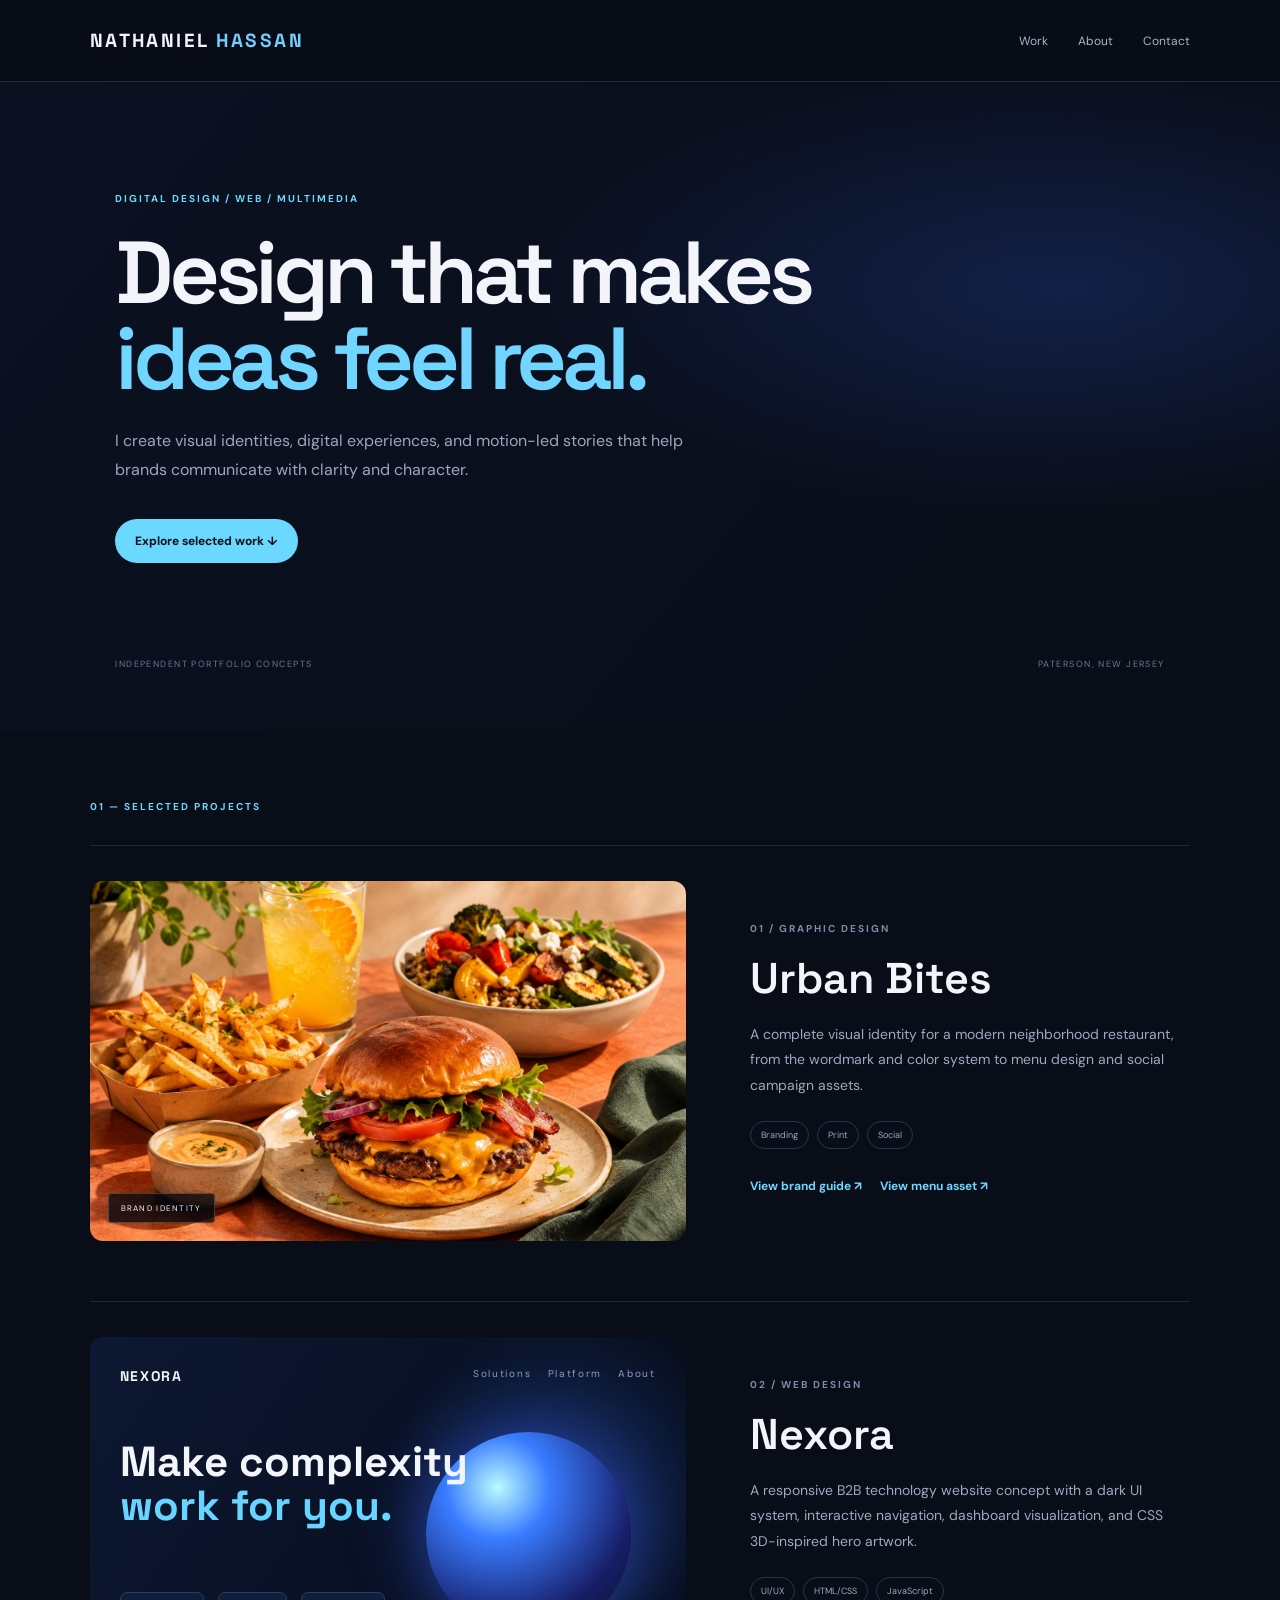
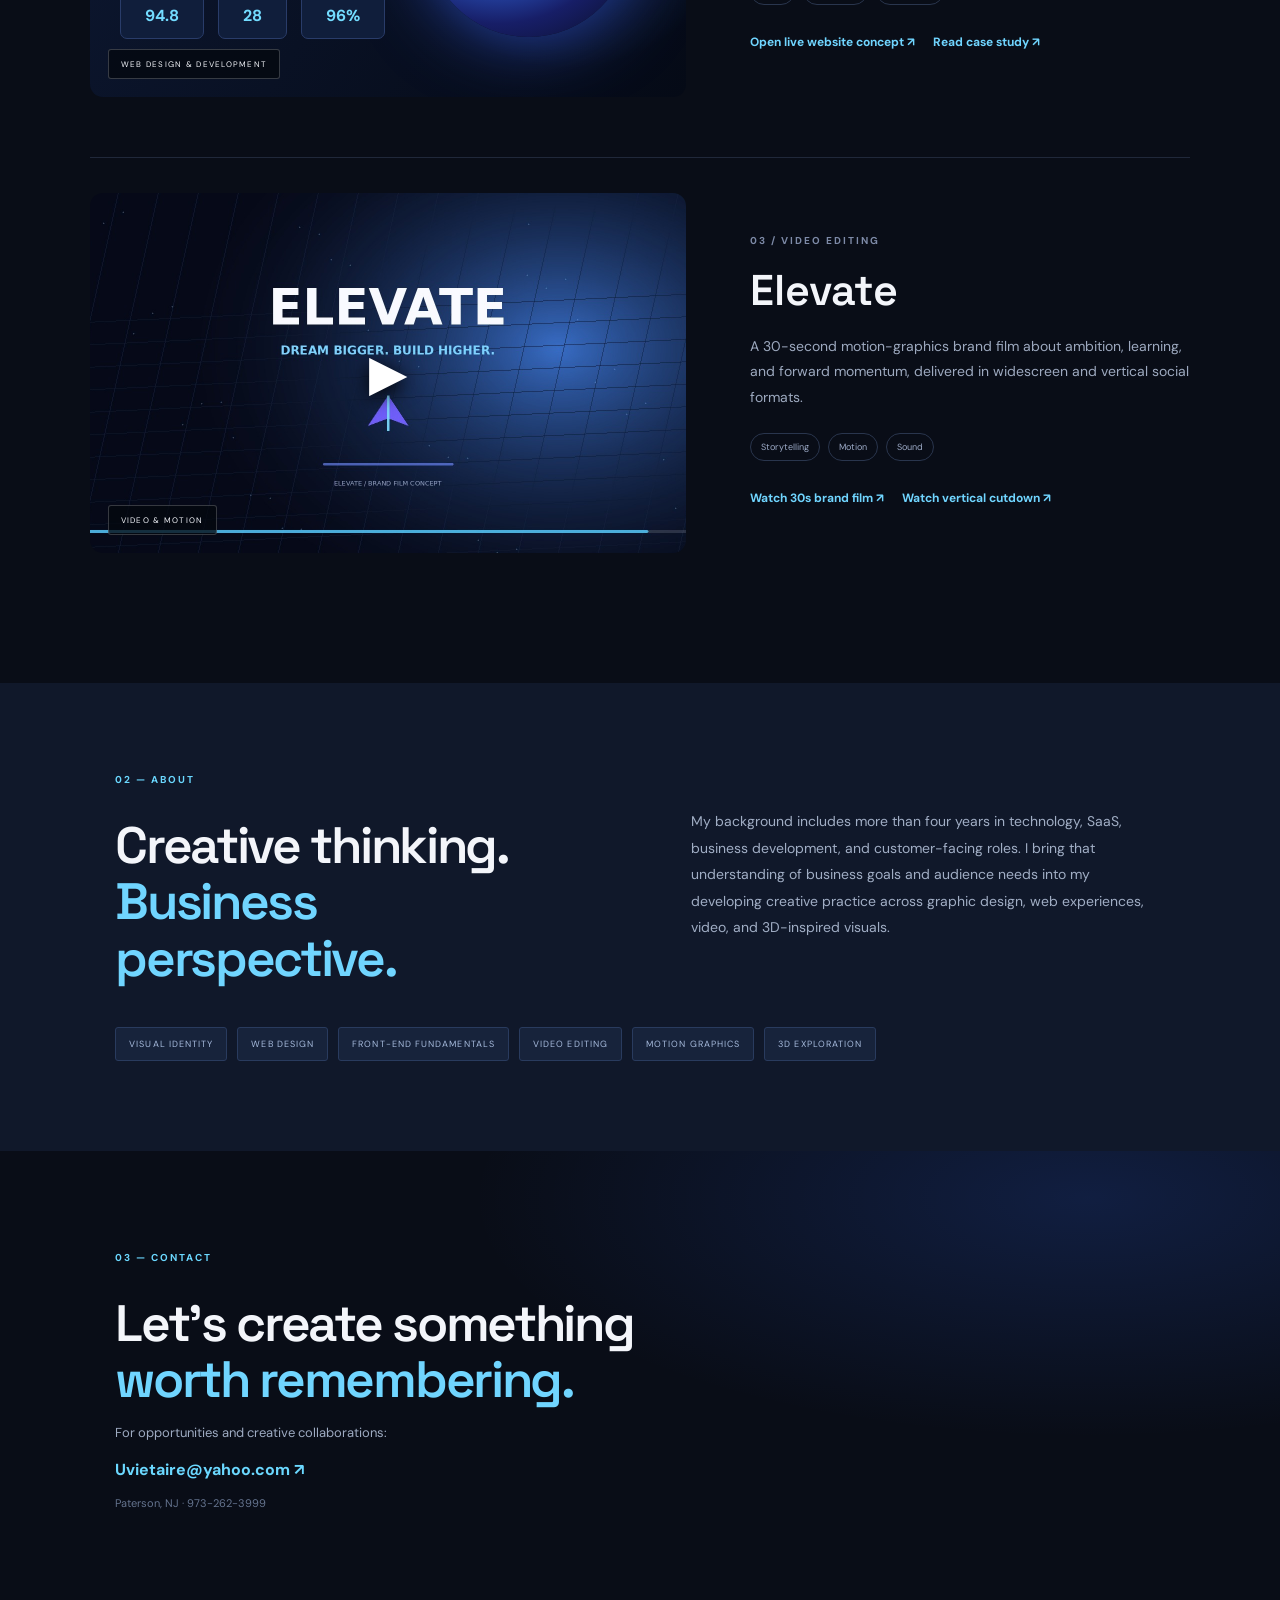
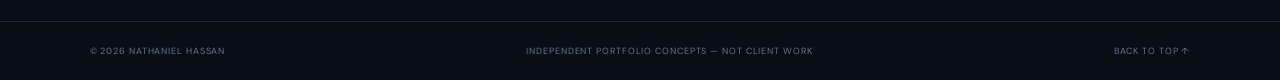
<file: index.html>
<!doctype html><html lang="en"><head><meta charset="utf-8"><meta name="viewport" content="width=device-width,initial-scale=1"><meta name="description" content="Nathaniel Hassan — digital design, web design, and multimedia portfolio concepts."><title>Nathaniel Hassan | Creative Portfolio</title><link rel="stylesheet" href="style.css"></head><body><header><a class="name" href="#top">NATHANIEL <span>HASSAN</span></a><nav><a href="#work">Work</a><a href="#about">About</a><a href="#contact">Contact</a></nav></header><main id="top"><section class="hero"><div class="eyebrow">DIGITAL DESIGN / WEB / MULTIMEDIA</div><h1>Design that makes<br><span>ideas feel real.</span></h1><p>I create visual identities, digital experiences, and motion-led stories that help brands communicate with clarity and character.</p><a class="button" href="#work">Explore selected work ↓</a><div class="hero-meta"><span>INDEPENDENT PORTFOLIO CONCEPTS</span><span>PATERSON, NEW JERSEY</span></div></section><section id="work" class="work"><div class="section-label">01 — SELECTED PROJECTS</div><article class="project urban"><div class="project-image"><img src="projects/urban-bites/assets/urban-bites-food.jpg" alt="Urban Bites concept food photography"><div class="image-tag">BRAND IDENTITY</div></div><div class="project-copy"><div class="number">01 / GRAPHIC DESIGN</div><h2>Urban Bites</h2><p>A complete visual identity for a modern neighborhood restaurant, from the wordmark and color system to menu design and social campaign assets.</p><div class="tags"><span>Branding</span><span>Print</span><span>Social</span></div><a href="projects/urban-bites/Urban_Bites_Brand_Guide.pdf">View brand guide ↗</a><a href="projects/urban-bites/assets/menu-design.jpg">View menu asset ↗</a></div></article><article class="project nexora"><div class="project-image dashboard-preview"><div class="mini-nav">NEXORA <span>Solutions　 Platform　 About</span></div><div class="mini-title">Make complexity<br><i>work for you.</i></div><div class="mini-orb"></div><div class="mini-metrics"><b>94.8</b><b>28</b><b>96%</b></div><div class="image-tag">WEB DESIGN & DEVELOPMENT</div></div><div class="project-copy"><div class="number">02 / WEB DESIGN</div><h2>Nexora</h2><p>A responsive B2B technology website concept with a dark UI system, interactive navigation, dashboard visualization, and CSS 3D-inspired hero artwork.</p><div class="tags"><span>UI/UX</span><span>HTML/CSS</span><span>JavaScript</span></div><a href="projects/nexora/index.html">Open live website concept ↗</a><a href="projects/nexora/CASE_STUDY.md">Read case study ↗</a></div></article><article class="project elevate"><div class="project-image"><img src="projects/elevate/assets/elevate-video-thumbnail.jpg" alt="Elevate promotional brand film frame"><div class="playmark">▶</div><div class="image-tag">VIDEO & MOTION</div></div><div class="project-copy"><div class="number">03 / VIDEO EDITING</div><h2>Elevate</h2><p>A 30-second motion-graphics brand film about ambition, learning, and forward momentum, delivered in widescreen and vertical social formats.</p><div class="tags"><span>Storytelling</span><span>Motion</span><span>Sound</span></div><a href="projects/elevate/Elevate_Brand_Film_30s.mp4">Watch 30s brand film ↗</a><a href="projects/elevate/Elevate_Social_Cutdown_15s_9x16.mp4">Watch vertical cutdown ↗</a></div></article></section><section id="about" class="about"><div><div class="section-label">02 — ABOUT</div><h2>Creative thinking.<br><span>Business perspective.</span></h2></div><p>My background includes more than four years in technology, SaaS, business development, and customer-facing roles. I bring that understanding of business goals and audience needs into my developing creative practice across graphic design, web experiences, video, and 3D-inspired visuals.</p><div class="skill-list"><span>VISUAL IDENTITY</span><span>WEB DESIGN</span><span>FRONT-END FUNDAMENTALS</span><span>VIDEO EDITING</span><span>MOTION GRAPHICS</span><span>3D EXPLORATION</span></div></section><section id="contact" class="contact"><div class="section-label">03 — CONTACT</div><h2>Let's create something<br><span>worth remembering.</span></h2><p>For opportunities and creative collaborations:</p><a href="mailto:Uvietaire@yahoo.com">Uvietaire@yahoo.com ↗</a><p class="small">Paterson, NJ · 973-262-3999</p></section></main><footer><span>© 2026 NATHANIEL HASSAN</span><span>INDEPENDENT PORTFOLIO CONCEPTS — NOT CLIENT WORK</span><a href="#top">BACK TO TOP ↑</a></footer></body></html>
</file>
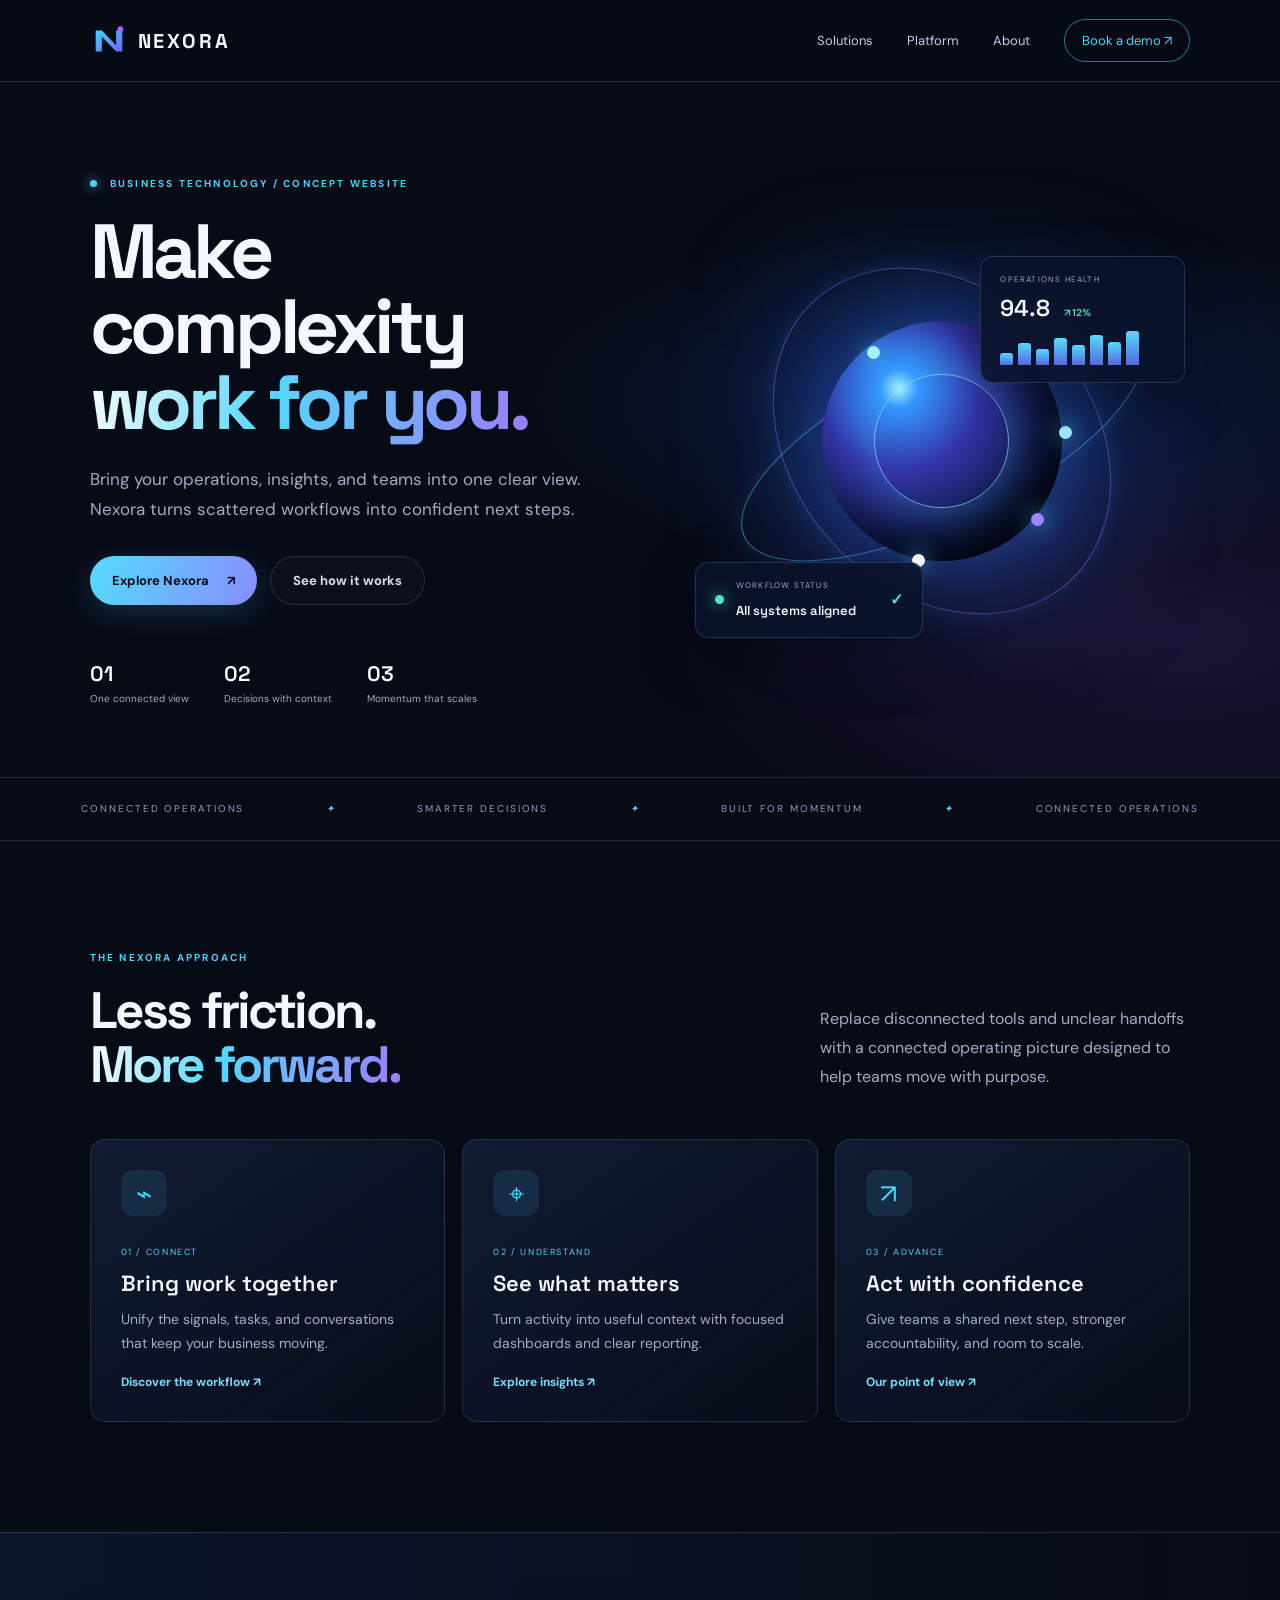
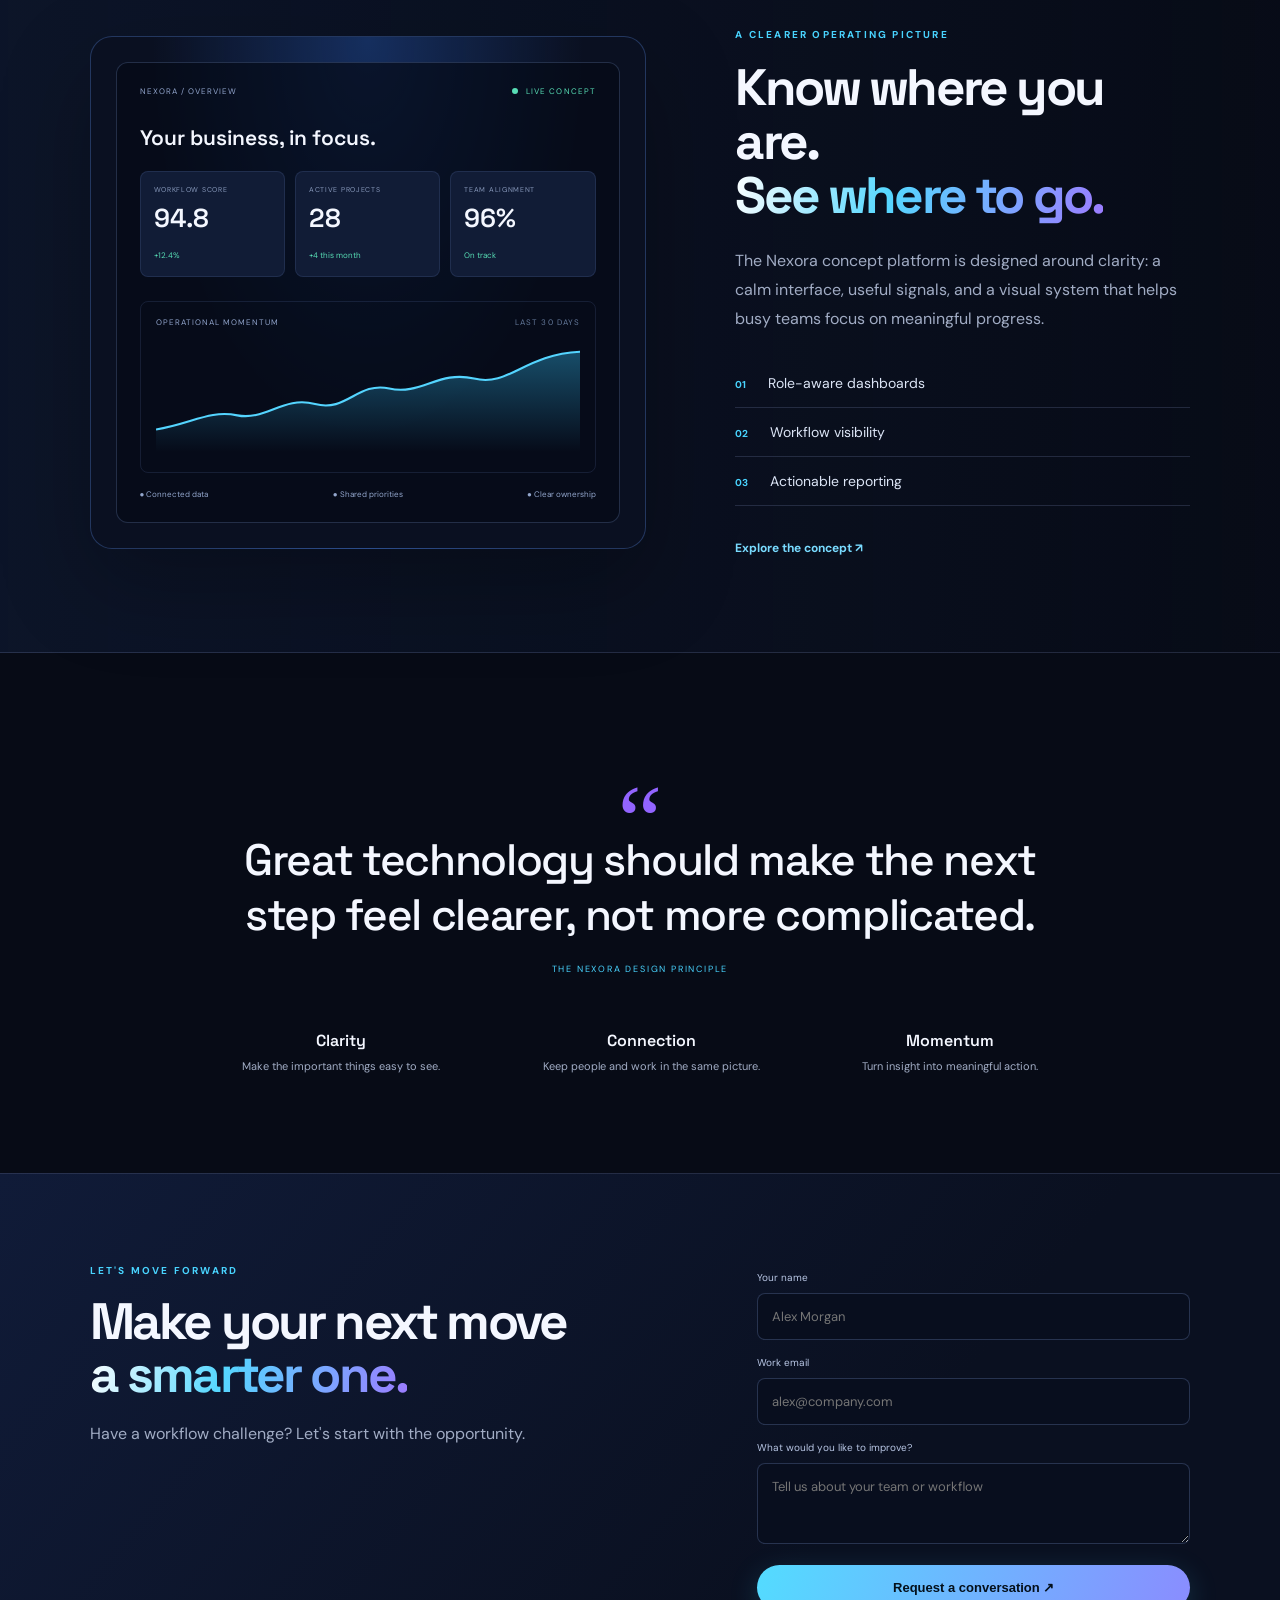
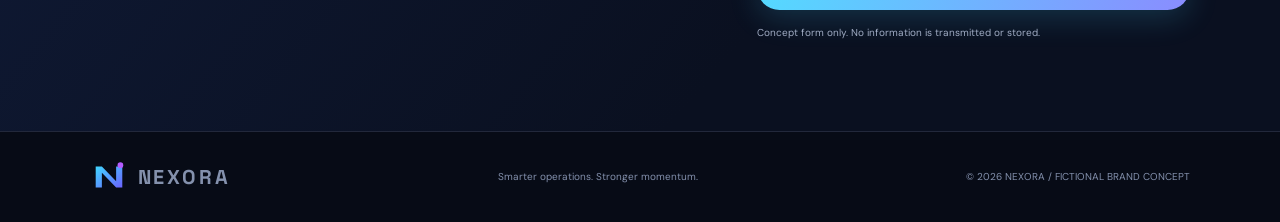
<file: projects/nexora/index.html>
<!doctype html>
<html lang="en"><head><meta charset="utf-8"><meta name="viewport" content="width=device-width,initial-scale=1"><meta name="description" content="Nexora is a fictional business technology platform concept for connected operations, analytics, and automation."><title>Nexora | Smarter Operations. Stronger Momentum.</title><link rel="stylesheet" href="styles.css"></head><body>
<header class="nav"><a class="brand" href="#top"><img src="assets/nexora-mark.svg" alt=""><span>NEXORA</span></a><button class="menu" aria-label="Toggle navigation" aria-expanded="false">☰</button><nav><a href="#solutions">Solutions</a><a href="#platform">Platform</a><a href="#about">About</a><a href="#contact" class="nav-cta">Book a demo ↗</a></nav></header>
<main id="top"><section class="hero"><div class="hero-copy"><div class="eyebrow"><i></i> BUSINESS TECHNOLOGY / CONCEPT WEBSITE</div><h1>Make complexity<br><span>work for you.</span></h1><p class="lead">Bring your operations, insights, and teams into one clear view. Nexora turns scattered workflows into confident next steps.</p><div class="actions"><a class="btn primary" href="#contact">Explore Nexora <b>↗</b></a><a class="btn ghost" href="#platform">See how it works</a></div><div class="proof"><div><strong>01</strong><small>One connected view</small></div><div><strong>02</strong><small>Decisions with context</small></div><div><strong>03</strong><small>Momentum that scales</small></div></div></div><div class="hero-art" aria-label="Abstract 3D digital network illustration"><div class="orbit orbit-a"></div><div class="orbit orbit-b"></div><div class="orb"><div class="orb-core"></div><span class="node n1"></span><span class="node n2"></span><span class="node n3"></span><span class="node n4"></span></div><div class="float-card card-top"><small>OPERATIONS HEALTH</small><strong>94.8 <em>↗ 12%</em></strong><div class="bars"><i></i><i></i><i></i><i></i><i></i><i></i><i></i><i></i></div></div><div class="float-card card-bottom"><span class="pulse"></span><div><small>WORKFLOW STATUS</small><strong>All systems aligned</strong></div><b>✓</b></div><div class="glow"></div></div></section>
<section class="ticker"><span>CONNECTED OPERATIONS</span><i>✦</i><span>SMARTER DECISIONS</span><i>✦</i><span>BUILT FOR MOMENTUM</span><i>✦</i><span>CONNECTED OPERATIONS</span></section>
<section id="solutions" class="section"><div class="section-head"><div><div class="eyebrow">THE NEXORA APPROACH</div><h2>Less friction.<br><span>More forward.</span></h2></div><p>Replace disconnected tools and unclear handoffs with a connected operating picture designed to help teams move with purpose.</p></div><div class="feature-grid"><article class="feature"><div class="icon">⌁</div><div class="kicker">01 / CONNECT</div><h3>Bring work together</h3><p>Unify the signals, tasks, and conversations that keep your business moving.</p><a href="#contact">Discover the workflow ↗</a></article><article class="feature"><div class="icon">⌖</div><div class="kicker">02 / UNDERSTAND</div><h3>See what matters</h3><p>Turn activity into useful context with focused dashboards and clear reporting.</p><a href="#platform">Explore insights ↗</a></article><article class="feature"><div class="icon">↗</div><div class="kicker">03 / ADVANCE</div><h3>Act with confidence</h3><p>Give teams a shared next step, stronger accountability, and room to scale.</p><a href="#about">Our point of view ↗</a></article></div></section>
<section id="platform" class="platform"><div class="platform-visual"><div class="dash-window"><div class="dash-top"><span>NEXORA / OVERVIEW</span><span class="live"><i></i> LIVE CONCEPT</span></div><div class="dash-title">Your business, in focus.</div><div class="metric-row"><div><small>WORKFLOW SCORE</small><b>94.8</b><em>+12.4%</em></div><div><small>ACTIVE PROJECTS</small><b>28</b><em>+4 this month</em></div><div><small>TEAM ALIGNMENT</small><b>96%</b><em>On track</em></div></div><div class="chart"><div class="chart-label">OPERATIONAL MOMENTUM <span>LAST 30 DAYS</span></div><svg viewBox="0 0 600 160" role="img" aria-label="Illustrative upward trend chart"><defs><linearGradient id="area" x1="0" x2="0" y1="0" y2="1"><stop offset="0" stop-color="#37c9ff" stop-opacity=".35"/><stop offset="1" stop-color="#37c9ff" stop-opacity="0"/></linearGradient></defs><path d="M0 128 C50 120 75 100 115 108 S180 80 225 92 S285 60 330 70 S400 44 450 56 S520 22 600 18 L600 160 L0 160Z" fill="url(#area)"/><path d="M0 128 C50 120 75 100 115 108 S180 80 225 92 S285 60 330 70 S400 44 450 56 S520 22 600 18" fill="none" stroke="#54D5FF" stroke-width="3"/></svg></div><div class="dash-bottom"><span>● Connected data</span><span>● Shared priorities</span><span>● Clear ownership</span></div></div></div><div class="platform-copy"><div class="eyebrow">A CLEARER OPERATING PICTURE</div><h2>Know where you are.<br><span>See where to go.</span></h2><p>The Nexora concept platform is designed around clarity: a calm interface, useful signals, and a visual system that helps busy teams focus on meaningful progress.</p><ul><li><b>01</b> Role-aware dashboards</li><li><b>02</b> Workflow visibility</li><li><b>03</b> Actionable reporting</li></ul><a class="text-link" href="#contact">Explore the concept <b>↗</b></a></div></section>
<section id="about" class="quote-section"><div class="quote-mark">“</div><blockquote>Great technology should make the next step feel clearer, not more complicated.</blockquote><p>THE NEXORA DESIGN PRINCIPLE</p><div class="principles"><div><b>Clarity</b><small>Make the important things easy to see.</small></div><div><b>Connection</b><small>Keep people and work in the same picture.</small></div><div><b>Momentum</b><small>Turn insight into meaningful action.</small></div></div></section>
<section id="contact" class="contact"><div><div class="eyebrow">LET'S MOVE FORWARD</div><h2>Make your next move<br><span>a smarter one.</span></h2><p>Have a workflow challenge? Let's start with the opportunity.</p></div><form id="demo-form"><label for="name">Your name</label><input id="name" name="name" required placeholder="Alex Morgan"><label for="email">Work email</label><input id="email" name="email" type="email" required placeholder="alex@company.com"><label for="message">What would you like to improve?</label><textarea id="message" name="message" rows="3" placeholder="Tell us about your team or workflow"></textarea><button class="btn primary" type="submit">Request a conversation ↗</button><p class="form-note" id="form-note">Concept form only. No information is transmitted or stored.</p></form></section></main>
<footer><a class="brand" href="#top"><img src="assets/nexora-mark.svg" alt=""><span>NEXORA</span></a><span>Smarter operations. Stronger momentum.</span><span>© 2026 NEXORA / FICTIONAL BRAND CONCEPT</span></footer><script src="script.js"></script></body></html>
</file>
<file: style.css>
@import url('https://fonts.googleapis.com/css2?family=DM+Sans:wght@400;500;600;700&family=Space+Grotesk:wght@400;500;600;700&display=swap');*{box-sizing:border-box}html{scroll-behavior:smooth}body{margin:0;background:#090d17;color:#f3f5fa;font-family:'DM Sans',Arial,sans-serif}a{color:inherit;text-decoration:none}header{height:82px;display:flex;justify-content:space-between;align-items:center;padding:0 7vw;border-bottom:1px solid #20283a;position:sticky;top:0;background:rgba(9,13,23,.9);backdrop-filter:blur(16px);z-index:5}.name{font:700 19px 'Space Grotesk';letter-spacing:.13em}.name span{color:#74cfff}nav{display:flex;gap:30px;color:#aab4c8;font-size:12px}nav a:hover{color:#70d6ff}.hero{padding:110px 9vw 60px;min-height:570px;background:radial-gradient(ellipse at 83% 32%,rgba(53,102,255,.2),transparent 36%),linear-gradient(130deg,#0b1121,#090d17)}.eyebrow,.section-label,.number{font-size:10px;letter-spacing:.2em;color:#6bd8ff;font-weight:700}.hero h1{font:600 clamp(56px,7vw,88px)/.98 'Space Grotesk';letter-spacing:-.06em;margin:25px 0}.hero h1 span,.about h2 span,.contact h2 span{color:#70d5ff}.hero p{max-width:570px;color:#9aa7bf;line-height:1.8;font-size:16px}.button{display:inline-block;background:#6bd8ff;color:#06101b;padding:14px 20px;border-radius:999px;font-size:12px;font-weight:700;margin-top:18px}.hero-meta{display:flex;justify-content:space-between;margin-top:95px;color:#697995;font-size:9px;letter-spacing:.16em}.work{padding:70px 7vw}.section-label{margin-bottom:32px}.project{display:grid;grid-template-columns:1.15fr .85fr;gap:5vw;padding:35px 0 60px;border-top:1px solid #20283a;align-items:center}.project-image{height:360px;position:relative;overflow:hidden;border-radius:13px;background:#141d31}.project-image img{width:100%;height:100%;object-fit:cover;transition:transform .6s}.project-image:hover img{transform:scale(1.04)}.image-tag{position:absolute;left:18px;bottom:18px;padding:9px 12px;background:rgba(5,8,15,.76);border:1px solid rgba(255,255,255,.2);border-radius:3px;font-size:8px;letter-spacing:.16em}.project-copy .number{color:#7e8ba8}.project-copy h2{font:600 43px 'Space Grotesk';margin:16px 0}.project-copy p{color:#9da9bf;line-height:1.8;font-size:14px;max-width:460px}.tags{display:flex;gap:8px;margin:23px 0}.tags span{padding:7px 10px;border:1px solid #29354d;border-radius:99px;color:#9caac6;font-size:9px}.project-copy>a{display:inline-block;color:#70d5ff;margin:6px 18px 6px 0;font-size:12px;font-weight:700}.dashboard-preview{padding:30px;background:radial-gradient(circle at 80% 43%,rgba(58,122,255,.28),transparent 34%),linear-gradient(125deg,#0d1832,#050a16)}.mini-nav{font:700 14px 'Space Grotesk';letter-spacing:.12em}.mini-nav span{float:right;font:10px 'DM Sans';color:#8d9dbf}.mini-title{font:700 42px 'Space Grotesk';line-height:1.05;margin-top:55px;position:relative;z-index:2}.mini-title i{color:#67d5ff;font-style:normal}.mini-orb{position:absolute;width:205px;height:205px;border-radius:50%;right:55px;top:95px;background:radial-gradient(circle at 35% 27%,#bbfaff,#397cff 26%,#171e67 68%,#090d21);box-shadow:0 0 70px #2744ac}.mini-metrics{display:flex;gap:14px;position:absolute;bottom:58px}.mini-metrics b{background:#101e3b;border:1px solid #293c69;padding:12px 24px;border-radius:7px;color:#73dcff}.playmark{position:absolute;inset:0;display:grid;place-items:center;font-size:50px;color:white;text-shadow:0 4px 20px #000}.about{padding:90px 9vw;background:#10182a;display:grid;grid-template-columns:1fr 1fr;gap:25px 8vw;align-items:start}.about h2,.contact h2{font:600 clamp(35px,4vw,52px)/1.1 'Space Grotesk';letter-spacing:-.045em;margin:15px 0}.about>p{color:#a1aec5;line-height:1.9;font-size:14px;margin-top:35px}.skill-list{grid-column:1/-1;display:flex;flex-wrap:wrap;gap:10px}.skill-list span{padding:10px 13px;background:#17233b;border:1px solid #293b5e;color:#a6badc;font-size:9px;letter-spacing:.12em;border-radius:3px}.contact{padding:100px 9vw;background:radial-gradient(ellipse at 85% 10%,rgba(52,109,255,.18),transparent 40%)}.contact>p{color:#9eabc2;font-size:13px}.contact>a{display:inline-block;color:#6bd8ff;font-weight:700;margin:5px 0}.contact .small{font-size:11px;color:#65748f}footer{padding:23px 7vw;border-top:1px solid #20283a;display:flex;justify-content:space-between;color:#65738c;font-size:9px;letter-spacing:.1em}@media(max-width:760px){header{padding:0 6vw}.hero{padding:80px 6vw 40px}.hero-meta{margin-top:65px;gap:20px;flex-wrap:wrap}.work{padding:60px 6vw}.project{grid-template-columns:1fr;gap:25px}.project-image{height:280px}.dashboard-preview{height:280px}.mini-title{font-size:34px;margin-top:44px}.mini-orb{width:150px;height:150px;right:15px;top:80px}.about{padding:70px 6vw;grid-template-columns:1fr}.about>p{margin-top:0}.skill-list{grid-column:auto}.contact{padding:75px 6vw}footer{padding:22px 6vw;display:grid;gap:12px}}
</file>
<file: projects/nexora/styles.css>
@import url('https://fonts.googleapis.com/css2?family=DM+Sans:wght@400;500;600;700&family=Space+Grotesk:wght@400;500;600;700&display=swap');:root{--bg:#070b16;--panel:#0e1528;--text:#f4f7ff;--muted:#a1acc4;--cyan:#49d4ff;--blue:#5c7cff;--violet:#9264ff;--line:rgba(172,194,255,.16)}*{box-sizing:border-box}html{scroll-behavior:smooth}body{margin:0;background:var(--bg);color:var(--text);font-family:'DM Sans',Arial,sans-serif}a{color:inherit;text-decoration:none}.nav{height:82px;padding:0 7vw;display:flex;align-items:center;justify-content:space-between;border-bottom:1px solid var(--line);position:sticky;top:0;background:rgba(7,11,22,.88);backdrop-filter:blur(18px);z-index:10}.brand{display:flex;align-items:center;gap:10px;font:700 20px 'Space Grotesk',sans-serif;letter-spacing:.13em}.brand img{width:38px}.nav nav{display:flex;gap:34px;align-items:center;color:#c5cee4;font-size:13px}.nav nav a:hover{color:var(--cyan)}.nav-cta{padding:12px 17px;border:1px solid rgba(73,212,255,.55);border-radius:999px;color:var(--cyan)}.menu{display:none;background:none;border:0;color:white;font-size:24px}.hero{min-height:680px;padding:95px 7vw 72px;display:grid;grid-template-columns:1.04fr .96fr;gap:5vw;align-items:center;overflow:hidden;position:relative}.hero:before{content:'';position:absolute;inset:0;background:radial-gradient(ellipse at 78% 46%,rgba(36,99,255,.18),transparent 34%),radial-gradient(ellipse at 92% 80%,rgba(139,74,255,.13),transparent 31%);pointer-events:none}.hero-copy,.hero-art{position:relative;z-index:1}.eyebrow{font-size:10px;letter-spacing:.22em;color:var(--cyan);font-weight:700}.eyebrow i{display:inline-block;width:7px;height:7px;border-radius:50%;background:var(--cyan);margin-right:9px;box-shadow:0 0 12px var(--cyan)}h1,h2,h3,p{margin-top:0}h1,h2{font-family:'Space Grotesk',sans-serif;letter-spacing:-.055em}h1{font-size:clamp(52px,6vw,82px);line-height:.98;margin:24px 0}h1 span,h2 span{background:linear-gradient(105deg,#fff 0%,#55d7ff 42%,#9c7bff 100%);color:transparent;background-clip:text}.lead{max-width:540px;color:var(--muted);font-size:17px;line-height:1.8}.actions{display:flex;gap:13px;margin-top:31px}.btn{border:0;border-radius:999px;padding:15px 22px;font-weight:700;font-size:13px;cursor:pointer;display:inline-flex;align-items:center;gap:18px}.primary{color:#04101b;background:linear-gradient(110deg,#53dcff,#8a8cff);box-shadow:0 8px 30px rgba(73,212,255,.18)}.ghost{border:1px solid var(--line);color:#d6e0f5;background:rgba(255,255,255,.02)}.proof{display:flex;gap:35px;margin-top:55px}.proof div{display:flex;flex-direction:column;gap:5px}.proof strong{font:600 21px 'Space Grotesk';color:#fff}.proof small{font-size:10px;color:var(--muted)}.hero-art{height:500px;display:grid;place-items:center;perspective:1000px}.orb{width:240px;height:240px;border-radius:50%;position:relative;background:radial-gradient(circle at 32% 28%,#aaf2ff 0,#3498ff 8%,#3436a8 34%,#111b4c 65%,#080e25 77%);box-shadow:inset -28px -24px 48px rgba(0,0,0,.5),0 0 85px rgba(63,115,255,.4);animation:float 7s ease-in-out infinite;transform-style:preserve-3d}.orb-core{position:absolute;inset:22%;border:1px solid rgba(146,220,255,.7);border-radius:50%;box-shadow:0 0 45px rgba(69,200,255,.32)}.orbit{position:absolute;border:1px solid rgba(74,194,255,.55);border-radius:50%;width:440px;height:160px;transform:rotate(-26deg);box-shadow:0 0 20px rgba(71,185,255,.12)}.orbit-b{width:380px;height:300px;border-color:rgba(147,104,255,.48);transform:rotate(48deg)}.node{position:absolute;width:13px;height:13px;background:#a2f2ff;border-radius:50%;box-shadow:0 0 22px #49d4ff}.n1{top:25px;left:45px}.n2{bottom:35px;right:18px;background:#a184ff}.n3{top:105px;right:-10px}.n4{bottom:-6px;left:90px;background:#fff}.glow{position:absolute;width:300px;height:300px;filter:blur(60px);background:rgba(49,112,255,.22);z-index:-1}.float-card{position:absolute;background:rgba(10,19,42,.88);border:1px solid rgba(142,183,255,.2);box-shadow:0 20px 60px rgba(0,0,0,.3);border-radius:13px;padding:17px 19px;backdrop-filter:blur(14px)}.float-card small{display:block;color:#9eabc9;font-size:8px;letter-spacing:.15em;margin-bottom:9px}.float-card strong{font:600 23px 'Space Grotesk'}.float-card em{font:600 10px 'DM Sans';color:#55e2bd;font-style:normal;margin-left:8px}.card-top{top:65px;right:5px;width:205px}.bars{height:34px;display:flex;align-items:end;gap:5px;margin-top:8px}.bars i{width:13px;background:linear-gradient(#55dcff,#5369df);border-radius:3px 3px 0 0;height:35%}.bars i:nth-child(2){height:65%}.bars i:nth-child(3){height:48%}.bars i:nth-child(4){height:80%}.bars i:nth-child(5){height:58%}.bars i:nth-child(6){height:88%}.bars i:nth-child(7){height:68%}.bars i:nth-child(8){height:100%}.card-bottom{left:2px;bottom:53px;display:flex;align-items:center;gap:12px}.card-bottom strong{font-size:13px}.card-bottom> b{margin-left:22px;color:#55e2bd}.pulse{width:9px;height:9px;background:#55e2bd;border-radius:50%;box-shadow:0 0 15px #55e2bd}.ticker{height:64px;border-top:1px solid var(--line);border-bottom:1px solid var(--line);display:flex;align-items:center;justify-content:space-evenly;color:#8e9bb8;font-size:10px;letter-spacing:.19em}.ticker i{color:var(--cyan)}.section{padding:110px 7vw}.section-head{display:flex;justify-content:space-between;align-items:end;margin-bottom:48px}.section h2,.platform h2,.contact h2{font-size:clamp(40px,4vw,58px);line-height:1.05;margin:20px 0 0}.section-head>p{max-width:370px;color:var(--muted);line-height:1.8;margin:0}.feature-grid{display:grid;grid-template-columns:repeat(3,1fr);gap:17px}.feature{border:1px solid var(--line);background:linear-gradient(145deg,rgba(29,47,83,.45),rgba(11,17,35,.2));padding:30px;border-radius:15px;min-height:260px;transition:.25s}.feature:hover{transform:translateY(-6px);border-color:rgba(73,212,255,.5)}.icon{width:46px;height:46px;border-radius:12px;background:rgba(73,212,255,.11);display:grid;place-items:center;color:var(--cyan);font-size:27px;margin-bottom:30px}.kicker{font-size:9px;letter-spacing:.18em;color:var(--cyan)}.feature h3{font:600 22px 'Space Grotesk';margin:11px 0}.feature p{color:var(--muted);line-height:1.7;font-size:14px}.feature a,.text-link{font-size:12px;font-weight:700;color:#79dbff}.platform{padding:95px 7vw;display:grid;grid-template-columns:1.1fr .9fr;gap:7vw;align-items:center;background:linear-gradient(90deg,rgba(17,30,59,.5),rgba(8,12,26,.2));border-block:1px solid var(--line)}.platform-visual{padding:25px;border-radius:22px;border:1px solid rgba(101,155,255,.28);background:radial-gradient(ellipse at 50% 0,rgba(51,125,255,.28),transparent 55%),#0a1021;box-shadow:0 35px 90px rgba(0,0,0,.25)}.dash-window{border:1px solid rgba(153,186,255,.2);border-radius:12px;padding:23px;background:rgba(5,10,23,.7)}.dash-top,.chart-label,.dash-bottom{display:flex;justify-content:space-between;font-size:8px;color:#91a4cb;letter-spacing:.13em}.live{color:#58deb6}.live i{display:inline-block;width:6px;height:6px;border-radius:50%;background:#58deb6;margin-right:5px}.dash-title{font:600 21px 'Space Grotesk';margin:28px 0 20px}.metric-row{display:grid;grid-template-columns:repeat(3,1fr);gap:10px}.metric-row>div{padding:13px;background:#111c36;border:1px solid rgba(140,175,255,.12);border-radius:8px}.metric-row small{display:block;color:#8798ba;font-size:7px;letter-spacing:.1em}.metric-row b{display:block;font:600 26px 'Space Grotesk';margin:7px 0}.metric-row em{font-size:8px;color:#57dcb4;font-style:normal}.chart{margin-top:24px;padding:15px;border:1px solid rgba(140,175,255,.12);border-radius:8px}.chart-label span{color:#637899}.chart svg{width:100%;height:auto;margin-top:12px}.dash-bottom{margin-top:16px;letter-spacing:0}.dash-bottom span{color:#93a7cd}.platform-copy>p{color:var(--muted);line-height:1.8;margin:25px 0}.platform-copy ul{list-style:none;padding:0;margin:25px 0 30px}.platform-copy li{border-bottom:1px solid var(--line);padding:15px 0;color:#dce5f6;font-size:14px}.platform-copy li b{color:var(--cyan);font-size:10px;margin-right:18px}.quote-section{text-align:center;padding:110px 7vw 100px}.quote-mark{font:100px Georgia;color:var(--violet);height:70px}.quote-section blockquote{max-width:850px;margin:0 auto 20px;font:500 clamp(26px,4vw,44px)/1.25 'Space Grotesk';letter-spacing:-.03em}.quote-section>p{font-size:9px;letter-spacing:.2em;color:var(--cyan)}.principles{display:flex;justify-content:center;gap:8vw;margin-top:55px}.principles div{display:flex;flex-direction:column;gap:8px}.principles b{font:600 16px 'Space Grotesk'}.principles small{font-size:11px;color:var(--muted)}.contact{padding:90px 7vw;display:grid;grid-template-columns:1fr .75fr;gap:7vw;background:linear-gradient(130deg,#101b38,#0a1020 65%);border-top:1px solid var(--line)}.contact h2{margin:18px 0}.contact p{color:var(--muted);line-height:1.7}form{display:grid;gap:9px}label{font-size:10px;color:#b8c6e4;margin-top:7px}input,textarea{background:#080e1e;border:1px solid rgba(151,183,255,.22);border-radius:8px;padding:14px;color:white;font:13px 'DM Sans';resize:vertical}form button{margin-top:12px;justify-content:center}.form-note{font-size:10px!important;margin:5px 0 0}footer{padding:26px 7vw;display:flex;justify-content:space-between;align-items:center;color:#8491ad;font-size:10px;border-top:1px solid var(--line)}@keyframes float{0%,100%{transform:translateY(0) rotateY(-7deg)}50%{transform:translateY(-17px) rotateY(7deg)}}@media(max-width:900px){.hero{grid-template-columns:1fr;padding-top:75px}.hero-art{height:420px}.section-head,.platform{grid-template-columns:1fr;display:grid;gap:25px}.contact{grid-template-columns:1fr}.nav{padding:0 5vw}.nav nav{gap:18px}.feature-grid{gap:12px}.feature{padding:22px}}@media(max-width:650px){.menu{display:block}.nav nav{display:none;position:absolute;top:81px;left:0;right:0;background:#0b1122;padding:22px 7vw;flex-direction:column;align-items:start;border-bottom:1px solid var(--line)}.nav nav.open{display:flex}.hero{padding:65px 6vw 40px;min-height:auto}.hero-art{height:360px}.orb{width:175px;height:175px}.orbit{width:320px;height:130px}.orbit-b{width:280px;height:210px}.card-top{right:0;top:30px}.card-bottom{bottom:20px}.proof{gap:18px}.proof small{font-size:8px}.ticker{overflow:hidden;gap:24px;justify-content:flex-start;padding:0 6vw;white-space:nowrap}.ticker span:nth-of-type(n+3),.ticker i:nth-of-type(n+3){display:none}.section,.platform,.quote-section,.contact{padding:70px 6vw}.feature-grid{grid-template-columns:1fr}.principles{gap:25px;flex-wrap:wrap}.dash-window{padding:12px}.metric-row b{font-size:19px}.dash-bottom{flex-wrap:wrap;gap:9px}footer{padding:24px 6vw;display:grid;gap:15px}.actions{flex-wrap:wrap}}
</file>
